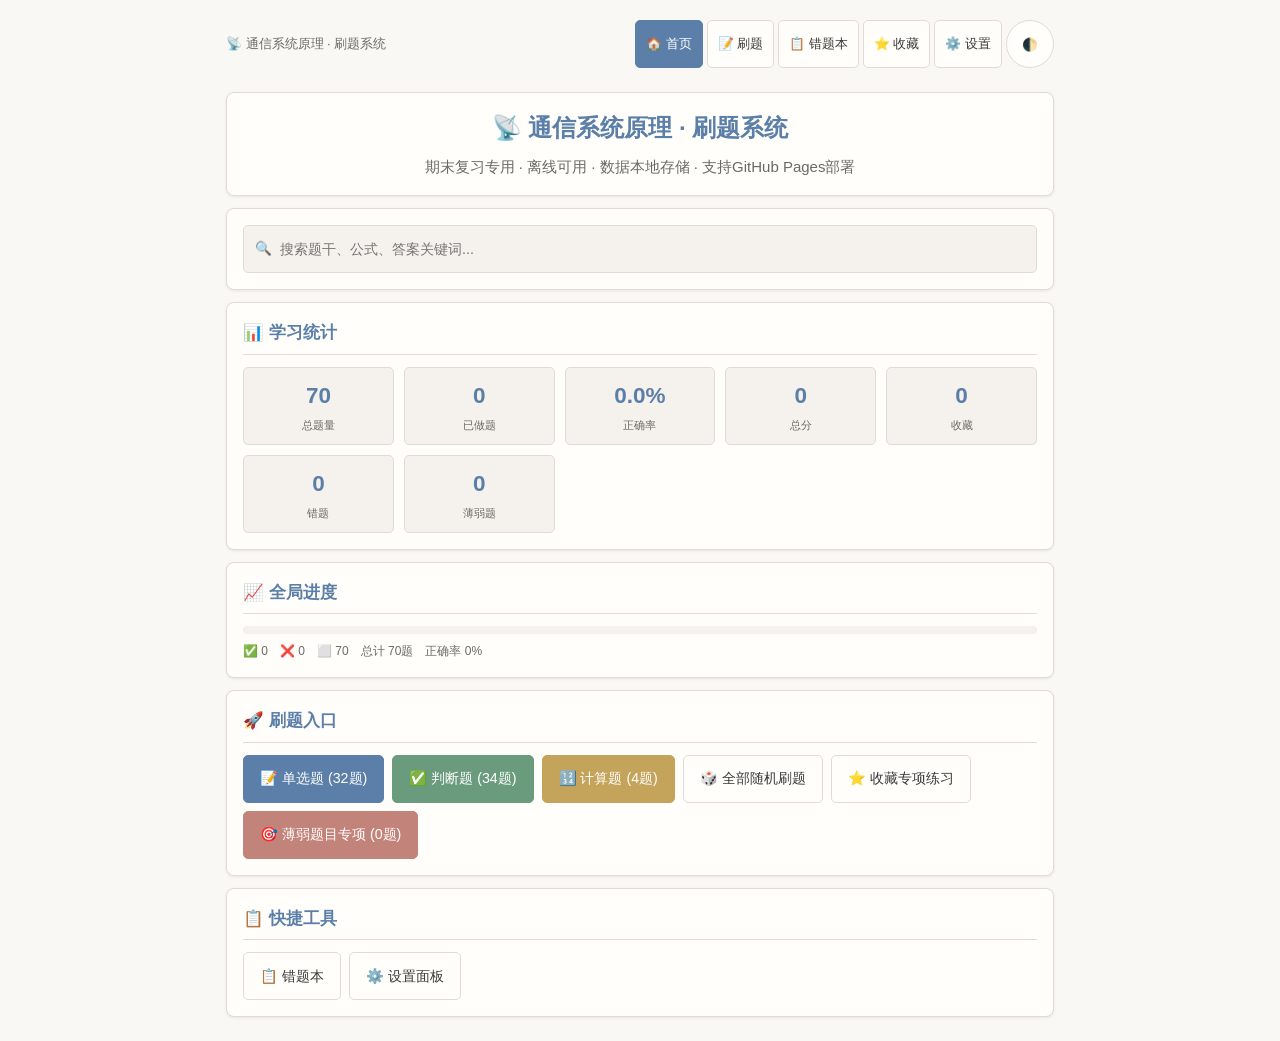
<file: index.html>
<!DOCTYPE html>
<html lang="zh-CN">
<head>
  <meta charset="UTF-8">
  <meta name="viewport" content="width=device-width, initial-scale=1.0, user-scalable=yes">
  <title>2026通信系统原理 · 刷题系统</title>
  <link rel="stylesheet" href="css/style.css">
  <link rel="icon" href="data:image/svg+xml,<svg xmlns='http://www.w3.org/2000/svg' viewBox='0 0 32 32'><text y='24' font-size='28'>📡</text></svg>">
</head>
<body>
<div class="container">
  <!-- 导航 -->
  <nav class="nav">
    <div class="breadcrumb">📡 通信系统原理 · 刷题系统</div>
    <div class="nav-links">
      <a href="index.html" class="btn btn-sm btn-primary">🏠 首页</a>
      <a href="exam.html" class="btn btn-sm">📝 刷题</a>
      <a href="wrong.html" class="btn btn-sm">📋 错题本</a>
      <a href="collect.html" class="btn btn-sm">⭐ 收藏</a>
      <a href="setting.html" class="btn btn-sm">⚙️ 设置</a>
      <button class="btn btn-sm btn-icon" id="themeToggle" title="切换深浅主题" onclick="toggleTheme()">🌓</button>
    </div>
  </nav>
  <!-- 标题 -->
  <div class="card" style="text-align:center;margin-top:16px;">
    <h1 style="font-size:1.6em;color:var(--primary);">📡 通信系统原理 · 刷题系统</h1>
    <p style="color:var(--text-secondary);margin-top:8px;">期末复习专用 · 离线可用 · 数据本地存储 · 支持GitHub Pages部署</p>
  </div>
  <!-- 搜索 -->
  <div class="card">
    <div class="search-box">
      <input type="search" id="globalSearch" placeholder="搜索题干、公式、答案关键词..." oninput="doSearch()">
    </div>
  </div>
  <!-- 统计看板 -->
  <div class="card">
    <div class="card-header"><span class="card-title">📊 学习统计</span></div>
    <div class="stats-grid" id="statsGrid">
      <div class="stat-item"><div class="stat-value" id="statTotal">0</div><div class="stat-label">总题量</div></div>
      <div class="stat-item"><div class="stat-value" id="statDone">0</div><div class="stat-label">已做题</div></div>
      <div class="stat-item"><div class="stat-value" id="statRate">0%</div><div class="stat-label">正确率</div></div>
      <div class="stat-item"><div class="stat-value" id="statScore">0</div><div class="stat-label">总分</div></div>
      <div class="stat-item"><div class="stat-value" id="statCollect">0</div><div class="stat-label">收藏</div></div>
      <div class="stat-item"><div class="stat-value" id="statErrors">0</div><div class="stat-label">错题</div></div>
      <div class="stat-item"><div class="stat-value" id="statWeak">0</div><div class="stat-label">薄弱题</div></div>
    </div>
  </div>
  <!-- 全局进度条 -->
  <div class="card">
    <div class="card-header"><span class="card-title">📈 全局进度</span></div>
    <div id="globalProgress"></div>
  </div>
  <!-- 刷题入口 -->
  <div class="card">
    <div class="card-header"><span class="card-title">🚀 刷题入口</span></div>
    <div class="btn-group">
      <a href="exam.html?type=single" class="btn btn-primary">📝 单选题 (32题)</a>
      <a href="exam.html?type=judge" class="btn btn-success">✅ 判断题 (34题)</a>
      <a href="exam.html?type=calc" class="btn btn-warning" style="background:var(--warning);color:#fff;border-color:var(--warning);">🔢 计算题 (4题)</a>
      <a href="exam.html?type=all" class="btn">🎲 全部随机刷题</a>
      <a href="collect.html" class="btn">⭐ 收藏专项练习</a>
      <a href="exam.html?mode=weak" class="btn btn-danger" id="weakBtn">🎯 薄弱题目专项</a>
    </div>
  </div>
  <!-- 快捷入口 -->
  <div class="card">
    <div class="card-header"><span class="card-title">📋 快捷工具</span></div>
    <div class="btn-group">
      <a href="wrong.html" class="btn">📋 错题本</a>
      <a href="setting.html" class="btn">⚙️ 设置面板</a>
    </div>
  </div>
  <!-- 搜索结果 (默认隐藏) -->
  <div class="card" id="searchResultsCard" style="display:none;">
    <div class="card-header">
      <span class="card-title">🔍 搜索结果</span>
      <span id="searchCount" style="font-size:0.85em;color:var(--text-secondary);"></span>
    </div>
    <div id="searchResults"></div>
  </div>
</div>
<!-- 弹窗 -->
<div class="modal-overlay" style="display:none;">
  <div class="modal"><h3></h3><div class="modal-body"></div><div class="btn-group"><button class="btn btn-cancel">取消</button><button class="btn btn-confirm">确认</button></div></div>
</div>
<!-- Toast -->
<div class="toast" style="display:none;"></div>
<script src="js/storage.js"></script>
<script src="js/question.js"></script>
<script src="js/common.js"></script>
<script>
// ===== 主题切换 =====
function toggleTheme() {
  const cfg = Storage.getConfig();
  cfg.theme = cfg.theme === 'dark' ? 'light' : 'dark';
  Storage.saveConfig(cfg);
  App.applyTheme(cfg.theme);
  document.getElementById('themeToggle').textContent = cfg.theme === 'dark' ? '☀️' : '🌓';
}
// ===== 初始化统计 =====
function updateStats() {
  const stats = App.getStats();
  document.getElementById('statTotal').textContent = stats.total;
  document.getElementById('statDone').textContent = stats.done;
  document.getElementById('statRate').textContent = stats.correctRate + '%';
  document.getElementById('statScore').textContent = stats.score;
  document.getElementById('statCollect').textContent = stats.collectCount;
  document.getElementById('statErrors').textContent = stats.errorCount;
  document.getElementById('statWeak').textContent = stats.weakCount;
  // 薄弱题数量
  const weakBtn = document.getElementById('weakBtn');
  weakBtn.textContent = `🎯 薄弱题目专项 (${stats.weakCount}题)`;
  if (stats.weakCount === 0) weakBtn.classList.add('btn');
  // 全局进度
  const records = Storage.getRecords();
  const answered = {};
  App.getQuestions().forEach(q => {
    const r = records[q.id];
    if (r && (r.correct > 0 || r.wrong > 0)) {
      answered[q.id] = r.correct > r.wrong;
    }
  });
  App.renderProgress(document.getElementById('globalProgress'), answered);
}
// ===== 全局搜索 =====
function doSearch() {
  const query = document.getElementById('globalSearch').value;
  const card = document.getElementById('searchResultsCard');
  const results = document.getElementById('searchResults');
  const count = document.getElementById('searchCount');
  if (!query || query.trim().length < 1) {
    card.style.display = 'none';
    return;
  }
  card.style.display = '';
  const filtered = App.searchQuestions(query, App.validQuestions());
  count.textContent = `找到 ${filtered.length} 题`;
  if (filtered.length === 0) {
    results.innerHTML = '<p style="color:var(--text-secondary);padding:16px;">未找到匹配题目，请尝试其他关键词</p>';
    return;
  }
  results.innerHTML = filtered.slice(0, 20).map(q => {
    const badgeClass = q.type === 'single' ? 'badge-single' : q.type === 'judge' ? 'badge-judge' : 'badge-calc';
    const typeLabel = q.type === 'single' ? '单选' : q.type === 'judge' ? '判断' : '计算';
    const records = Storage.getRecords();
    const r = records[q.id];
    const status = r ? (r.correct > r.wrong ? '✅' : r.wrong > r.correct ? '❌' : '⬜') : '⬜';
    return `<div class="card" style="padding:10px;">
      <div style="display:flex;justify-content:space-between;align-items:center;flex-wrap:wrap;gap:8px;">
        <span><span class="badge ${badgeClass}">${typeLabel}</span> <strong>#${q.id}</strong> ${status} ${q.question.substring(0, 60)}...</span>
        <span style="font-size:0.8em;color:var(--text-secondary);">${q.chapter}</span>
      </div>
    </div>`;
  }).join('');
  if (filtered.length > 20) {
    results.innerHTML += `<p style="text-align:center;color:var(--text-secondary);padding:8px;">...还有 ${filtered.length - 20} 题，请使用更精确的关键词</p>`;
  }
}
// ===== 页面初始化 =====
document.addEventListener('DOMContentLoaded', () => {
  const cfg = Storage.getConfig();
  document.getElementById('themeToggle').textContent = cfg.theme === 'dark' ? '☀️' : '🌓';
  updateStats();
});
</script>
</body>
</html>
</file>
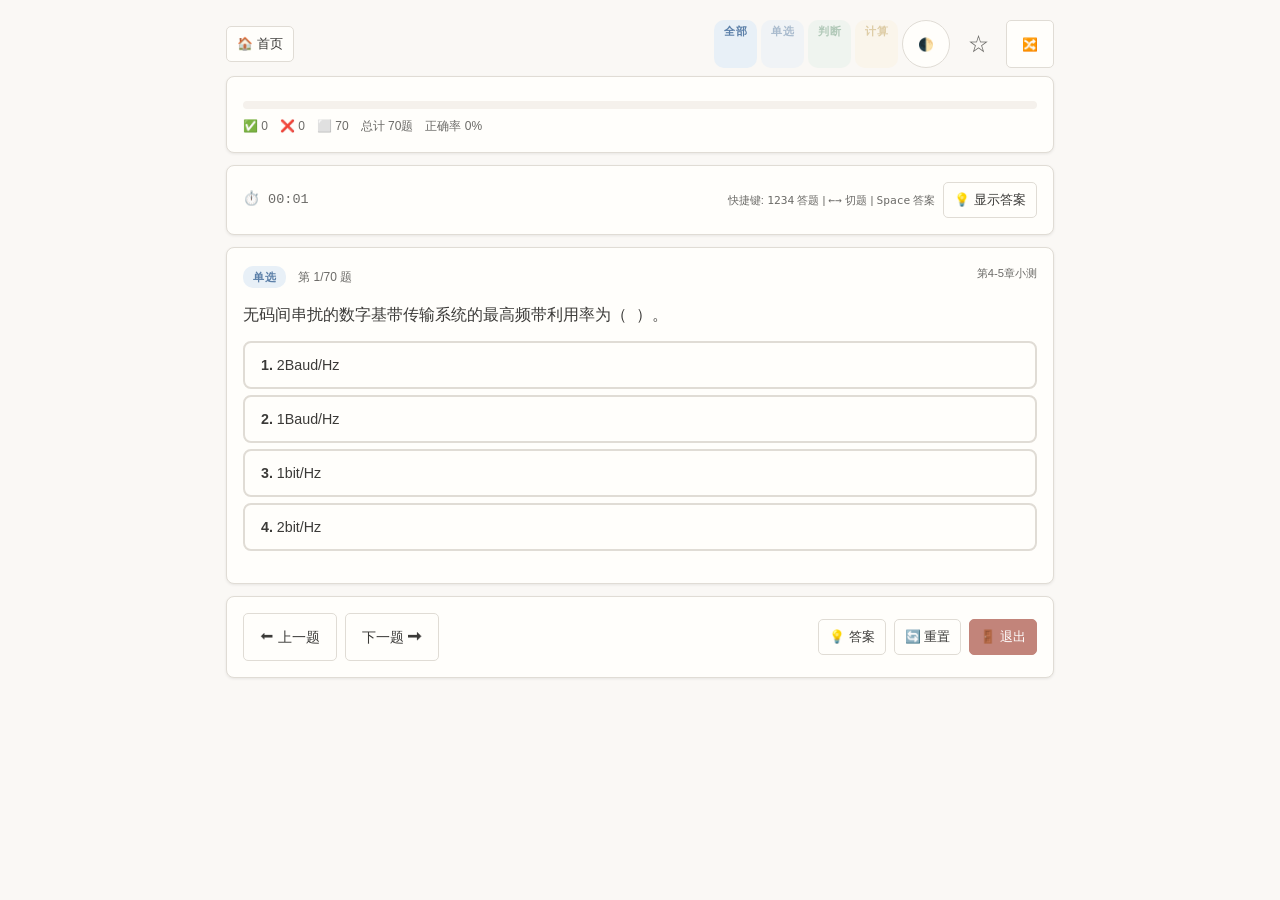
<file: exam.html>
<!DOCTYPE html>
<html lang="zh-CN">
<head>
  <meta charset="UTF-8">
  <meta name="viewport" content="width=device-width, initial-scale=1.0, user-scalable=yes">
  <title>刷题 · 通信系统原理</title>
  <link rel="stylesheet" href="css/style.css">
  <link rel="icon" href="data:image/svg+xml,<svg xmlns='http://www.w3.org/2000/svg' viewBox='0 0 32 32'><text y='24' font-size='28'>📝</text></svg>">
</head>
<body>
<div class="container">
  <!-- 导航 -->
  <nav class="nav">
    <a href="index.html" class="btn btn-sm">🏠 首页</a>
    <div class="nav-links">
      <span class="badge badge-single" id="filterAll" style="cursor:pointer;" data-type="all">全部</span>
      <span class="badge badge-single" id="filterSingle" style="cursor:pointer;" data-type="single">单选</span>
      <span class="badge badge-judge" id="filterJudge" style="cursor:pointer;" data-type="judge">判断</span>
      <span class="badge badge-calc" id="filterCalc" style="cursor:pointer;" data-type="calc">计算</span>
      <button class="btn btn-sm btn-icon" onclick="toggleTheme()" title="切换主题">🌓</button>
      <button class="star-btn" id="starBtn" onclick="toggleStar()">☆</button>
      <button class="btn btn-sm" id="shuffleBtn" onclick="toggleShuffle()" title="随机刷题">🔀</button>
    </div>
  </nav>
  <!-- 进度条 -->
  <div class="card" id="progressCard">
    <div id="examProgress"></div>
  </div>
  <!-- 计时与搜索 -->
  <div class="card" style="display:flex;justify-content:space-between;align-items:center;flex-wrap:wrap;gap:8px;">
    <div class="timer" id="timerDisplay">⏱️ 00:00</div>
    <div style="display:flex;align-items:center;gap:8px;">
      <span id="shortcutHint" style="font-size:0.75em;color:var(--text-secondary);"></span>
      <button class="btn btn-sm" onclick="toggleAnswer()">💡 显示答案</button>
    </div>
  </div>
  <!-- 题目卡片 -->
  <div class="card" id="questionCard">
    <div style="display:flex;justify-content:space-between;align-items:flex-start;margin-bottom:12px;flex-wrap:wrap;gap:4px;">
      <div>
        <span class="badge" id="qBadge">单选</span>
        <span style="font-size:0.8em;color:var(--text-secondary);margin-left:8px;" id="qNumber">第 1/69 题</span>
      </div>
      <span style="font-size:0.75em;color:var(--text-secondary);" id="qChapter"></span>
    </div>
    <div class="card-body">
      <div id="qQuestion" style="font-size:1.05em;margin-bottom:12px;font-family:var(--formula-family);"></div>
      <div id="qImage"></div>
      <div id="qOptions"></div>
      <div id="qCalcInput" style="display:none;"></div>
      <div id="qAnswer" style="display:none;margin-top:12px;padding:10px;background:var(--primary-light);border-radius:var(--radius-sm);border:1px solid var(--primary);"></div>
      <div id="qExplanation" style="display:none;margin-top:8px;padding:10px;background:var(--bg-input);border-radius:var(--radius-sm);font-size:0.85em;color:var(--text-secondary);"></div>
      <div id="qHistory" style="margin-top:12px;">
        <button class="btn btn-sm" id="historyToggle" onclick="toggleHistory()" style="display:none;">📜 查看作答历史</button>
        <div class="collapsible-content" id="historyContent"></div>
      </div>
    </div>
  </div>
  <!-- 底部操作 -->
  <div class="card" style="display:flex;justify-content:space-between;align-items:center;flex-wrap:wrap;gap:8px;">
    <div class="btn-group">
      <button class="btn" onclick="prevQuestion()">⬅ 上一题</button>
      <button class="btn" onclick="nextQuestion()">下一题 ➡</button>
    </div>
    <div class="btn-group">
      <button class="btn btn-sm" onclick="toggleAnswer()">💡 答案</button>
      <button class="btn btn-sm" onclick="resetSession()">🔄 重置</button>
      <button class="btn btn-sm btn-danger" onclick="exitQuiz()">🚪 退出</button>
    </div>
  </div>
</div>
<script src="js/storage.js"></script>
<script src="js/question.js"></script>
<script src="js/common.js"></script>
<script>
// ===== 全局状态 =====
let allQuestions = [];       // 所有题目（按筛选后的池子）
let questions = [];           // 当前展示顺序（可能随机打乱后）
let currentIndex = 0;
let answered = {};            // { qid: true/false } true=correct, false=wrong
let showAnswer = false;
let isRandom = true;
let currentFilter = 'all';
let currentQuestion = null;
// 缓存每题的打乱选项映射：{ qid: { options, map, newAnswer } }
let shuffledCache = {};
// ===== 初始化 =====
function initExam(keepFilter) {
  const params = new URLSearchParams(window.location.search);
  const typeParam = params.get('type');
  const modeParam = params.get('mode');
  // 筛选题目池
  if (modeParam === 'weak') {
    const threshold = Storage.getConfig().weakThreshold;
    allQuestions = App.getWeakQuestions(threshold);
    if (allQuestions.length === 0) {
      App.showToast('暂无薄弱题目，请先刷题积累数据', 'error');
      allQuestions = App.validQuestions();
    }
  } else if (modeParam === 'collect') {
    const collected = Storage.getCollect();
    const allQ = App.validQuestions();
    allQuestions = allQ.filter(q => collected.hasOwnProperty(q.id));
    if (allQuestions.length === 0) {
      App.showToast('暂无收藏题目，请先去收藏题目', 'error');
      allQuestions = allQ;
    }
  } else {
    allQuestions = App.validQuestions();
  }
  // 题型筛选
  if (!keepFilter) {
    currentFilter = typeParam || 'all';
  }
  if (currentFilter && currentFilter !== 'all') {
    questions = App.filterByType(allQuestions, currentFilter);
  } else {
    questions = [...allQuestions];
  }
  // 随机打乱
  if (isRandom) {
    questions = App.shuffle(questions);
  }
  currentIndex = 0;
  answered = {};
  shuffledCache = {};
  showAnswer = false;
  updateBadges();
  renderQuestion();
  updateProgress();
}
function updateBadges() {
  const types = ['all', 'single', 'judge', 'calc'];
  types.forEach((t) => {
    const el = document.getElementById('filter' + t.charAt(0).toUpperCase() + t.slice(1));
    if (el) {
      el.style.opacity = currentFilter === t ? '1' : '0.5';
      el.onclick = () => { currentFilter = t; initExam(true); };
    }
  });
}
function toggleTheme() {
  const cfg = Storage.getConfig();
  cfg.theme = cfg.theme === 'dark' ? 'light' : 'dark';
  Storage.saveConfig(cfg);
  App.applyTheme(cfg.theme);
}
function toggleShuffle() {
  isRandom = !isRandom;
  document.getElementById('shuffleBtn').style.background = isRandom ? 'var(--primary-light)' : '';
  initExam(true);
}
function toggleStar() {
  if (!currentQuestion) return;
  const collected = Storage.toggleCollect(currentQuestion.id);
  updateStarBtn(collected);
}
function updateStarBtn(collected) {
  const btn = document.getElementById('starBtn');
  btn.textContent = collected ? '★' : '☆';
  btn.classList.toggle('active', collected);
}
// ===== 获取防抖延迟 =====
function getDebounceDelay() {
  const cfg = Storage.getConfig();
  return cfg.autoNextDelay ?? 300;
}
// ===== 渲染题目 =====
function renderQuestion() {
  if (!questions.length) {
    document.getElementById('qQuestion').textContent = '暂无题目';
    return;
  }
  if (currentIndex >= questions.length) currentIndex = 0;
  if (currentIndex < 0) currentIndex = questions.length - 1;
  currentQuestion = questions[currentIndex];
  const q = currentQuestion;
  // 更新题号
  document.getElementById('qNumber').textContent = `第 ${currentIndex + 1}/${questions.length} 题`;
  // 徽章
  const badgeEl = document.getElementById('qBadge');
  const typeLabels = { single: '单选', judge: '判断', calc: '计算' };
  const typeClasses = { single: 'badge-single', judge: 'badge-judge', calc: 'badge-calc' };
  badgeEl.textContent = typeLabels[q.type] || q.type;
  badgeEl.className = 'badge ' + (typeClasses[q.type] || '');
  // 章节
  document.getElementById('qChapter').textContent = q.chapter || '';
  // 题干
  document.getElementById('qQuestion').innerHTML = q.question;
  // 配图
  document.getElementById('qImage').innerHTML = App.renderImage(q.image);
  // 选项/判断/计算
  const optsDiv = document.getElementById('qOptions');
  const calcDiv = document.getElementById('qCalcInput');
  optsDiv.innerHTML = '';
  calcDiv.style.display = 'none';
  optsDiv.style.display = '';
  const ansDiv = document.getElementById('qAnswer');
  ansDiv.style.display = showAnswer ? '' : 'none';
  const explDiv = document.getElementById('qExplanation');
  explDiv.style.display = showAnswer && q.explanation ? '' : 'none';
  if (showAnswer) {
    updateAnswerDisplay();
  }
  // 历史记录
  updateHistory();
  // 收藏状态
  updateStarBtn(Storage.isCollected(q.id));
  // 渲染答题区域
  const isAnswered = answered[q.id] !== undefined;
  if (q.type === 'single') renderSingleOptions(isAnswered);
  else if (q.type === 'judge') renderJudgeButtons(isAnswered);
  else if (q.type === 'calc') renderCalcInput(isAnswered);
  // 快捷键提示
  updateShortcutHint();
  // 启动计时
  const cfg = Storage.getConfig();
  if (cfg.timerEnabled) {
    App.startTimer(q.id, (elapsed) => {
      document.getElementById('timerDisplay').textContent = '⏱️ ' + App.formatTime(elapsed);
      if (cfg.timeoutWarn && elapsed >= cfg.timePerQuestion) {
        document.getElementById('timerDisplay').className = 'timer timer-overtime';
        if (cfg.soundTimeout) App.playSound('timeout');
        if (cfg.timeoutMarkError && answered[q.id] === undefined) {
          App.showToast('⏰ 答题超时！', 'error');
        }
      }
    });
  }
  // 设置快捷键
  App.enableShortcuts(handleShortcut);
}
function updateAnswerDisplay() {
  const q = currentQuestion;
  if (!q) return;
  const ansDiv = document.getElementById('qAnswer');
  const explDiv = document.getElementById('qExplanation');
  if (q.type === 'calc') {
    ansDiv.innerHTML = '<strong>参考答案：</strong>' + q.answer.replace(/\n/g, '<br>');
  } else if (q.type === 'judge') {
    ansDiv.innerHTML = '<strong>参考答案：</strong>' + (q.answer === 'A' ? '对 ✓' : '错 ✗');
  } else {
    // 单选题使用打乱后的映射答案字母（与展示的选项字母对应）
    const shuffled = getShuffledOptions(q);
    const displayAns = shuffled.newAnswer || q.answer;
    ansDiv.innerHTML = '<strong>参考答案：</strong>' + displayAns;
  }
  if (q.explanation) explDiv.innerHTML = '<strong>解析：</strong>' + q.explanation;
  ansDiv.style.display = '';
  explDiv.style.display = q.explanation ? '' : 'none';
}
function updateShortcutHint() {
  const q = currentQuestion;
  if (!q) return;
  let hint = '快捷键: ';
  if (q.type === 'single') hint += '<kbd>1</kbd><kbd>2</kbd><kbd>3</kbd><kbd>4</kbd> 答题';
  else if (q.type === 'judge') hint += '<kbd>Z</kbd>=对 <kbd>X</kbd>=错';
  else if (q.type === 'calc') hint += '<kbd>Enter</kbd> 提交';
  hint += ' | <kbd>←</kbd><kbd>→</kbd> 切题 | <kbd>Space</kbd> 答案';
  document.getElementById('shortcutHint').innerHTML = hint;
}
// ===== 获取/缓存打乱选项 =====
function getShuffledOptions(q) {
  if (!shuffledCache[q.id]) {
    shuffledCache[q.id] = App.shuffleOptions(q);
  }
  return shuffledCache[q.id];
}
function renderSingleOptions(isAnswered) {
  const q = currentQuestion;
  const optsDiv = document.getElementById('qOptions');
  const shuffleResult = getShuffledOptions(q);
  const options = shuffleResult.options;
  const newAnswer = shuffleResult.newAnswer;
  optsDiv.innerHTML = options.map((opt, i) => {
    let cls = 'option-btn';
    if (isAnswered) {
      const correct = answered[q.id];
      if (opt.key === newAnswer) cls += ' correct';
      if (!correct && opt.key === getUserSelectedKey(q.id)) cls += ' wrong';
    }
    const disabled = isAnswered ? 'disabled' : '';
    return `<button class="${cls}" ${disabled} onclick="submitSingle('${opt.key}')">
      <strong>${i + 1}.</strong> ${opt.text}
    </button>`;
  }).join('');
}
// 存储用户选择的展示key
let userSelectedKeys = {}; // { qid: displayedKey }
function getUserSelectedKey(qid) {
  return userSelectedKeys[qid];
}
function renderJudgeButtons(isAnswered) {
  const q = currentQuestion;
  const optsDiv = document.getElementById('qOptions');
  const correctAns = q.answer;
  let clsA = 'judge-btn';
  let clsB = 'judge-btn';
  if (isAnswered) {
    const correct = answered[q.id];
    clsA += correctAns === 'A' ? ' correct' : (correct === false && userSelectedKeys[q.id] === 'A' ? ' wrong' : '');
    clsB += correctAns === 'B' ? ' correct' : (correct === false && userSelectedKeys[q.id] === 'B' ? ' wrong' : '');
  }
  const disabled = isAnswered ? 'disabled' : '';
  optsDiv.innerHTML = `
    <div class="btn-group" style="justify-content:center;padding:16px 0;">
      <button class="${clsA}" ${disabled} onclick="submitJudge('A')" style="background:var(--success);color:#fff;border-color:var(--success);">✅ 对 (Z)</button>
      <button class="${clsB}" ${disabled} onclick="submitJudge('B')" style="background:var(--danger);color:#fff;border-color:var(--danger);">❌ 错 (X)</button>
    </div>`;
}
function renderCalcInput(isAnswered) {
  const q = currentQuestion;
  const optsDiv = document.getElementById('qOptions');
  const calcDiv = document.getElementById('qCalcInput');
  optsDiv.style.display = 'none';
  calcDiv.style.display = '';
  const disabled = isAnswered ? 'disabled' : '';
  const savedVal = sessionStorage.getItem('calc_input_' + q.id) || '';
  calcDiv.innerHTML = `
    <textarea class="calc-input" id="calcAnswerInput" ${disabled} placeholder="请输入你的答案（公式、文字描述均可，支持模糊匹配）...">${isAnswered ? savedVal : ''}</textarea>
    <br>
    <button class="btn btn-primary" ${disabled} onclick="submitCalc()" style="margin-top:8px;">📝 提交答案 (Enter)</button>
  `;
  if (!disabled) {
    setTimeout(() => {
      const input = document.getElementById('calcAnswerInput');
      if (input) {
        input.value = savedVal;
        input.focus();
      }
    }, 100);
  }
}
// ===== 答案提交 =====
function submitSingle(displayedKey) {
  if (!currentQuestion || answered[currentQuestion.id] !== undefined) return;
  App.cancelDebounce();
  const shuffleResult = getShuffledOptions(currentQuestion);
  // 将展示key映射回原始key
  const originalKey = shuffleResult.map ? Object.keys(shuffleResult.map).find(k => shuffleResult.map[k] === displayedKey) : displayedKey;
  const correct = App.checkAnswer({ ...currentQuestion, answer: shuffleResult.newAnswer || currentQuestion.answer }, displayedKey);
  answered[currentQuestion.id] = correct;
  userSelectedKeys[currentQuestion.id] = displayedKey;
  const duration = App.stopTimer();
  Storage.addRecord(currentQuestion.id, { correct, duration });
  if (!correct) Storage.addError(currentQuestion.id);
  updateProgress();
  renderSingleOptions(true);
  // 答后自动显示答案
  showAnswer = true;
  updateAnswerDisplay();
  showResultFeedback(correct, duration);
  if (correct) {
    App.debounceNext(() => nextQuestion(), getDebounceDelay());
  }
}
function submitJudge(key) {
  if (!currentQuestion || answered[currentQuestion.id] !== undefined) return;
  App.cancelDebounce();
  const correct = App.checkAnswer(currentQuestion, key);
  answered[currentQuestion.id] = correct;
  userSelectedKeys[currentQuestion.id] = key;
  const duration = App.stopTimer();
  Storage.addRecord(currentQuestion.id, { correct, duration });
  if (!correct) Storage.addError(currentQuestion.id);
  updateProgress();
  renderJudgeButtons(true);
  showAnswer = true;
  updateAnswerDisplay();
  showResultFeedback(correct, duration);
  if (correct) {
    App.debounceNext(() => nextQuestion(), getDebounceDelay());
  }
}
function submitCalc() {
  if (!currentQuestion || answered[currentQuestion.id] !== undefined) return;
  const input = document.getElementById('calcAnswerInput');
  if (!input || !input.value.trim()) {
    App.showToast('请输入答案', 'error');
    return;
  }
  App.cancelDebounce();
  const userAns = input.value.trim();
  sessionStorage.setItem('calc_input_' + currentQuestion.id, userAns);
  const correct = App.checkAnswer(currentQuestion, userAns);
  answered[currentQuestion.id] = correct;
  const duration = App.stopTimer();
  Storage.addRecord(currentQuestion.id, { correct, duration });
  if (!correct) Storage.addError(currentQuestion.id);
  updateProgress();
  renderCalcInput(true);
  // 答后自动显示答案
  showAnswer = true;
  updateAnswerDisplay();
  showResultFeedback(correct, duration);
  if (correct) {
    App.debounceNext(() => nextQuestion(), getDebounceDelay());
  }
}
function showResultFeedback(correct, duration) {
  if (correct) {
    App.playSound('correct');
    App.showToast(`✅ 回答正确！用时 ${duration}s`, 'success');
  } else {
    App.playSound('wrong');
    App.showToast(`❌ 回答错误，用时 ${duration}s`, 'error');
  }
}
// ===== 快捷键处理 =====
function handleShortcut(e) {
  if (!currentQuestion) return;
  const key = e.key;
  if (currentQuestion.type === 'single') {
    if (['1', '2', '3', '4'].includes(key)) {
      e.preventDefault();
      const opts = document.querySelectorAll('#qOptions .option-btn');
      const idx = parseInt(key) - 1;
      if (opts[idx] && !opts[idx].disabled) opts[idx].click();
    }
  } else if (currentQuestion.type === 'judge') {
    if (key === 'z' || key === 'Z') { e.preventDefault(); const btn = document.querySelector('#qOptions .judge-btn:first-child'); if (btn && !btn.disabled) btn.click(); }
    if (key === 'x' || key === 'X') { e.preventDefault(); const btn = document.querySelector('#qOptions .judge-btn:last-child'); if (btn && !btn.disabled) btn.click(); }
  } else if (currentQuestion.type === 'calc') {
    if (key === 'Enter' && document.activeElement === document.getElementById('calcAnswerInput')) {
      e.preventDefault();
      submitCalc();
    }
  }
  if (key === ' ') { e.preventDefault(); toggleAnswer(); }
  if (key === 'ArrowLeft') { e.preventDefault(); prevQuestion(); }
  if (key === 'ArrowRight') { e.preventDefault(); nextQuestion(); }
}
// ===== 题目导航 =====
function prevQuestion() {
  App.cancelDebounce();
  App.stopTimer();
  if (currentIndex > 0) currentIndex--; else currentIndex = questions.length - 1;
  showAnswer = answered[questions[currentIndex]?.id] !== undefined;
  renderQuestion();
}
function nextQuestion() {
  App.cancelDebounce();
  App.stopTimer();
  if (currentIndex < questions.length - 1) currentIndex++; else currentIndex = 0;
  showAnswer = answered[questions[currentIndex]?.id] !== undefined;
  renderQuestion();
}
function toggleAnswer() {
  showAnswer = !showAnswer;
  const ansDiv = document.getElementById('qAnswer');
  const explDiv = document.getElementById('qExplanation');
  if (showAnswer) {
    updateAnswerDisplay();
  } else {
    ansDiv.style.display = 'none';
    explDiv.style.display = 'none';
  }
}
// ===== 进度 =====
function updateProgress() {
  App.renderProgress(document.getElementById('examProgress'), answered);
}
// ===== 历史记录 =====
function updateHistory() {
  if (!currentQuestion) return;
  const records = Storage.getRecords();
  const r = records[currentQuestion.id];
  const btn = document.getElementById('historyToggle');
  if (r && r.history && r.history.length > 0) {
    btn.style.display = '';
    btn.textContent = `📜 作答记录 (对${r.correct}/错${r.wrong}，共${r.history.length}次)`;
    const content = document.getElementById('historyContent');
    content.innerHTML = r.history.slice(-10).reverse().map(h => {
      const d = new Date(h.time);
      const dateStr = d.toLocaleDateString() + ' ' + d.toLocaleTimeString();
      return `<div class="history-item">
        <span>${dateStr}</span>
        <span>${h.correct ? '✅' : '❌'} · ${h.duration}s</span>
      </div>`;
    }).join('');
  } else {
    btn.style.display = 'none';
  }
}
function toggleHistory() {
  const content = document.getElementById('historyContent');
  content.classList.toggle('open');
}
// ===== 重置与会话管理 =====
function resetSession() {
  App.showModal('重置本次练习', '确定要清空本次刷题痕迹吗？答题记录不会被删除。', () => {
    answered = {};
    userSelectedKeys = {};
    shuffledCache = {};
    showAnswer = false;
    currentIndex = 0;
    App.resetTimer();
    updateProgress();
    renderQuestion();
    App.showToast('✅ 已重置本次练习', 'success');
  }, '确认重置');
}
function exitQuiz() {
  const cfg = Storage.getConfig();
  if (cfg.exitBehavior === 'clear') {
    answered = {};
    App.stopTimer();
    window.location.href = 'index.html';
  } else if (cfg.exitBehavior === 'keep') {
    window.location.href = 'index.html';
  } else {
    App.showModal('退出刷题', '退出前是否需要保留本次练习痕迹？', () => {
      answered = {};
      App.stopTimer();
      window.location.href = 'index.html';
    }, '清空并退出', true);
    setTimeout(() => {
      const overlay = document.querySelector('.modal-overlay');
      if (overlay && overlay.classList.contains('active')) {
        const cancelBtn = overlay.querySelector('.btn-cancel');
        if (cancelBtn) {
          cancelBtn.textContent = '保留痕迹';
          cancelBtn.onclick = () => {
            overlay.classList.remove('active');
            window.location.href = 'index.html';
          };
        }
      }
    }, 50);
  }
}
// ===== 初始化 =====
document.addEventListener('DOMContentLoaded', () => initExam(false));
</script>
</body>
</html>
</file>
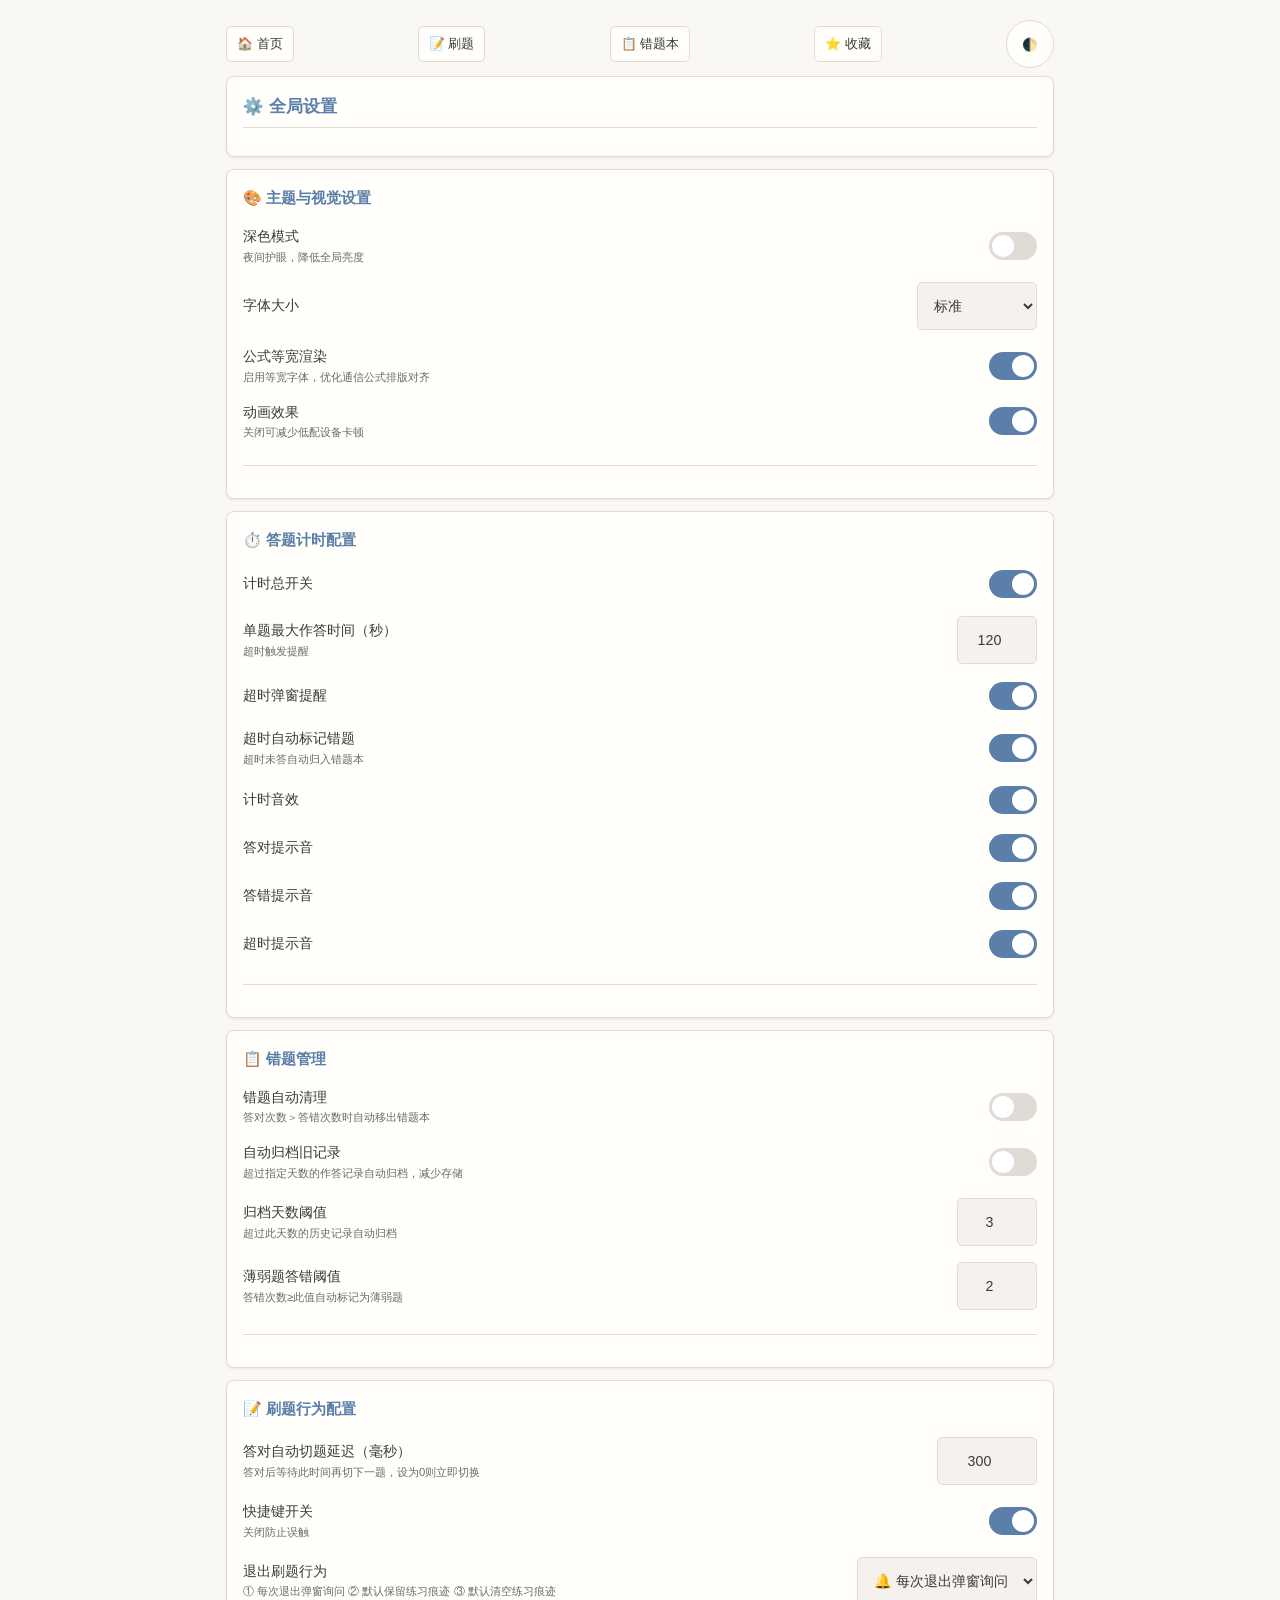
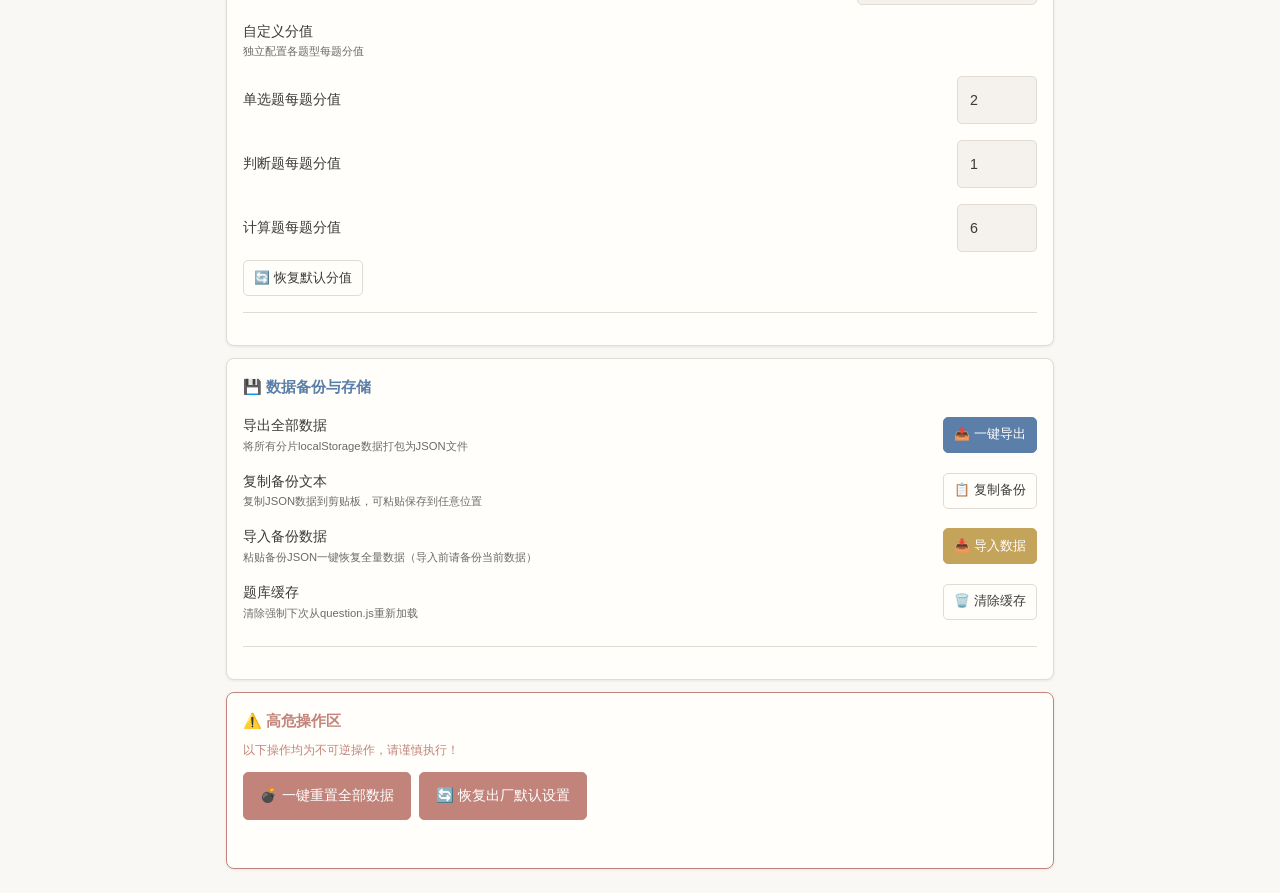
<file: setting.html>
<!DOCTYPE html>
<html lang="zh-CN">
<head>
  <meta charset="UTF-8">
  <meta name="viewport" content="width=device-width, initial-scale=1.0, user-scalable=yes">
  <title>设置 · 通信系统原理</title>
  <link rel="stylesheet" href="css/style.css">
  <link rel="icon" href="data:image/svg+xml,<svg xmlns='http://www.w3.org/2000/svg' viewBox='0 0 32 32'><text y='24' font-size='28'>⚙️</text></svg>">
</head>
<body>
<div class="container">
  <nav class="nav">
    <a href="index.html" class="btn btn-sm">🏠 首页</a>
    <a href="exam.html" class="btn btn-sm">📝 刷题</a>
    <a href="wrong.html" class="btn btn-sm">📋 错题本</a>
    <a href="collect.html" class="btn btn-sm">⭐ 收藏</a>
    <div class="nav-links">
      <button class="btn btn-sm btn-icon" onclick="toggleTheme()">🌓</button>
    </div>
  </nav>
  <div class="card">
    <div class="card-header"><span class="card-title">⚙️ 全局设置</span></div>
  </div>
  <!-- 1. 主题与视觉 -->
  <div class="card">
    <div class="setting-group">
      <h3>🎨 主题与视觉设置</h3>
      <div class="setting-row">
        <div><div class="setting-label">深色模式</div><div class="setting-desc">夜间护眼，降低全局亮度</div></div>
        <label class="toggle"><input type="checkbox" id="cfgTheme" onchange="updateSetting('theme', this.checked?'dark':'light')"><span class="slider"></span></label>
      </div>
      <div class="setting-row">
        <div><div class="setting-label">字体大小</div></div>
        <select id="cfgFontSize" onchange="updateSetting('fontSize', this.value)" style="min-height:48px;">
          <option value="standard">标准</option>
          <option value="large">放大</option>
          <option value="xlarge">超大</option>
        </select>
      </div>
      <div class="setting-row">
        <div><div class="setting-label">公式等宽渲染</div><div class="setting-desc">启用等宽字体，优化通信公式排版对齐</div></div>
        <label class="toggle"><input type="checkbox" id="cfgFormulaMono" onchange="updateSetting('formulaMono', this.checked)"><span class="slider"></span></label>
      </div>
      <div class="setting-row">
        <div><div class="setting-label">动画效果</div><div class="setting-desc">关闭可减少低配设备卡顿</div></div>
        <label class="toggle"><input type="checkbox" id="cfgAnimation" onchange="updateSetting('animation', this.checked)"><span class="slider"></span></label>
      </div>
    </div>
  </div>
  <!-- 2. 答题计时 -->
  <div class="card">
    <div class="setting-group">
      <h3>⏱️ 答题计时配置</h3>
      <div class="setting-row">
        <div><div class="setting-label">计时总开关</div></div>
        <label class="toggle"><input type="checkbox" id="cfgTimerEnabled" onchange="updateSetting('timerEnabled', this.checked)"><span class="slider"></span></label>
      </div>
      <div class="setting-row">
        <div><div class="setting-label">单题最大作答时间（秒）</div><div class="setting-desc">超时触发提醒</div></div>
        <input type="number" id="cfgTimePerQuestion" value="120" min="10" max="600" onchange="updateSetting('timePerQuestion', parseInt(this.value))" style="width:80px;text-align:center;min-height:48px;">
      </div>
      <div class="setting-row">
        <div><div class="setting-label">超时弹窗提醒</div></div>
        <label class="toggle"><input type="checkbox" id="cfgTimeoutWarn" onchange="updateSetting('timeoutWarn', this.checked)"><span class="slider"></span></label>
      </div>
      <div class="setting-row">
        <div><div class="setting-label">超时自动标记错题</div><div class="setting-desc">超时未答自动归入错题本</div></div>
        <label class="toggle"><input type="checkbox" id="cfgTimeoutMarkError" onchange="updateSetting('timeoutMarkError', this.checked)"><span class="slider"></span></label>
      </div>
      <div class="setting-row">
        <div><div class="setting-label">计时音效</div></div>
        <label class="toggle"><input type="checkbox" id="cfgTimerSound" onchange="updateSetting('timerSound', this.checked)"><span class="slider"></span></label>
      </div>
      <div class="setting-row">
        <div><div class="setting-label">答对提示音</div></div>
        <label class="toggle"><input type="checkbox" id="cfgSoundCorrect" onchange="updateSetting('soundCorrect', this.checked)"><span class="slider"></span></label>
      </div>
      <div class="setting-row">
        <div><div class="setting-label">答错提示音</div></div>
        <label class="toggle"><input type="checkbox" id="cfgSoundWrong" onchange="updateSetting('soundWrong', this.checked)"><span class="slider"></span></label>
      </div>
      <div class="setting-row">
        <div><div class="setting-label">超时提示音</div></div>
        <label class="toggle"><input type="checkbox" id="cfgSoundTimeout" onchange="updateSetting('soundTimeout', this.checked)"><span class="slider"></span></label>
      </div>
    </div>
  </div>
  <!-- 3. 错题 -->
  <div class="card">
    <div class="setting-group">
      <h3>📋 错题管理</h3>
      <div class="setting-row">
        <div><div class="setting-label">错题自动清理</div><div class="setting-desc">答对次数＞答错次数时自动移出错题本</div></div>
        <label class="toggle"><input type="checkbox" id="cfgAutoCleanErrors" onchange="updateSetting('autoCleanErrors', this.checked)"><span class="slider"></span></label>
      </div>
      <div class="setting-row">
        <div><div class="setting-label">自动归档旧记录</div><div class="setting-desc">超过指定天数的作答记录自动归档，减少存储</div></div>
        <label class="toggle"><input type="checkbox" id="cfgAutoArchive" onchange="updateSetting('autoArchive', this.checked)"><span class="slider"></span></label>
      </div>
      <div class="setting-row">
        <div><div class="setting-label">归档天数阈值</div><div class="setting-desc">超过此天数的历史记录自动归档</div></div>
        <input type="number" id="cfgArchiveDays" value="3" min="1" max="90" onchange="updateSetting('archiveDays', parseInt(this.value))" style="width:80px;text-align:center;min-height:48px;">
      </div>
      <div class="setting-row">
        <div><div class="setting-label">薄弱题答错阈值</div><div class="setting-desc">答错次数≥此值自动标记为薄弱题</div></div>
        <input type="number" id="cfgWeakThreshold" value="2" min="1" max="10" onchange="updateSetting('weakThreshold', parseInt(this.value))" style="width:80px;text-align:center;min-height:48px;">
      </div>
    </div>
  </div>
  <!-- 4. 刷题行为 -->
  <div class="card">
    <div class="setting-group">
      <h3>📝 刷题行为配置</h3>
      <div class="setting-row">
        <div><div class="setting-label">答对自动切题延迟（毫秒）</div><div class="setting-desc">答对后等待此时间再切下一题，设为0则立即切换</div></div>
        <input type="number" id="cfgAutoNextDelay" value="300" min="0" max="3000" step="100" onchange="updateSetting('autoNextDelay', parseInt(this.value))" style="width:100px;text-align:center;min-height:48px;">
      </div>
      <div class="setting-row">
        <div><div class="setting-label">快捷键开关</div><div class="setting-desc">关闭防止误触</div></div>
        <label class="toggle"><input type="checkbox" id="cfgShortcutEnabled" onchange="updateSetting('shortcutEnabled', this.checked)"><span class="slider"></span></label>
      </div>
      <div class="setting-row">
        <div><div class="setting-label">退出刷题行为</div><div class="setting-desc">① 每次退出弹窗询问 ② 默认保留练习痕迹 ③ 默认清空练习痕迹</div></div>
        <select id="cfgExitBehavior" onchange="updateSetting('exitBehavior', this.value)" style="min-height:48px;">
          <option value="ask">🔔 每次退出弹窗询问</option>
          <option value="keep">💾 默认保留练习痕迹</option>
          <option value="clear">🗑️ 默认清空练习痕迹</option>
        </select>
      </div>
      <div class="setting-row">
        <div><div class="setting-label">自定义分值</div><div class="setting-desc">独立配置各题型每题分值</div></div>
      </div>
      <div class="setting-row">
        <div><div class="setting-label">单选题每题分值</div></div>
        <input type="number" id="cfgScoreSingle" value="2" min="1" max="20" onchange="updateSetting('scoreSingle', parseInt(this.value))" style="width:80px;min-height:48px;">
      </div>
      <div class="setting-row">
        <div><div class="setting-label">判断题每题分值</div></div>
        <input type="number" id="cfgScoreJudge" value="1" min="1" max="10" onchange="updateSetting('scoreJudge', parseInt(this.value))" style="width:80px;min-height:48px;">
      </div>
      <div class="setting-row">
        <div><div class="setting-label">计算题每题分值</div></div>
        <input type="number" id="cfgScoreCalc" value="6" min="1" max="30" onchange="updateSetting('scoreCalc', parseInt(this.value))" style="width:80px;min-height:48px;">
      </div>
      <button class="btn btn-sm" onclick="resetScores()">🔄 恢复默认分值</button>
    </div>
  </div>
  <!-- 5. 数据备份 -->
  <div class="card">
    <div class="setting-group">
      <h3>💾 数据备份与存储</h3>
      <div class="setting-row">
        <div><div class="setting-label">导出全部数据</div><div class="setting-desc">将所有分片localStorage数据打包为JSON文件</div></div>
        <button class="btn btn-sm btn-primary" onclick="exportData()">📤 一键导出</button>
      </div>
      <div class="setting-row">
        <div><div class="setting-label">复制备份文本</div><div class="setting-desc">复制JSON数据到剪贴板，可粘贴保存到任意位置</div></div>
        <button class="btn btn-sm" onclick="copyData()">📋 复制备份</button>
      </div>
      <div class="setting-row">
        <div><div class="setting-label">导入备份数据</div><div class="setting-desc">粘贴备份JSON一键恢复全量数据（导入前请备份当前数据）</div></div>
        <button class="btn btn-sm btn-warning" style="background:var(--warning);color:#fff;border-color:var(--warning);" onclick="showImport()">📥 导入数据</button>
      </div>
      <div class="setting-row">
        <div><div class="setting-label">题库缓存</div><div class="setting-desc">清除强制下次从question.js重新加载</div></div>
        <button class="btn btn-sm" onclick="clearCache()">🗑️ 清除缓存</button>
      </div>
    </div>
  </div>
  <!-- 6. 高危操作 -->
  <div class="card" style="border-color:var(--danger);">
    <div class="setting-group" style="border-bottom:none;">
      <h3 style="color:var(--danger);">⚠️ 高危操作区</h3>
      <p style="font-size:0.8em;color:var(--danger);margin-bottom:12px;">以下操作均为不可逆操作，请谨慎执行！</p>
      <div class="btn-group">
        <button class="btn btn-danger" onclick="resetAll()">💣 一键重置全部数据</button>
        <button class="btn btn-danger" onclick="resetConfig()">🔄 恢复出厂默认设置</button>
      </div>
    </div>
  </div>
</div>
<!-- 导入弹窗 -->
<div id="importModal" class="modal-overlay">
  <div class="modal">
    <h3>📥 导入备份数据</h3>
    <div class="modal-body">
      <p style="color:var(--danger);margin-bottom:8px;">⚠️ 此操作将覆盖当前所有数据（配置/答题记录/错题/收藏/计时），不可撤销！</p>
      <textarea id="importDataText" placeholder="请粘贴之前导出的JSON备份数据..." style="width:100%;min-height:150px;font-family:monospace;font-size:0.8em;"></textarea>
    </div>
    <div class="btn-group">
      <button class="btn" onclick="document.getElementById('importModal').classList.remove('active')">取消</button>
      <button class="btn btn-danger" onclick="doImport()">确认导入并覆盖</button>
    </div>
  </div>
</div>
<div class="toast"></div>
<script src="js/storage.js"></script>
<script src="js/question.js"></script>
<script src="js/common.js"></script>
<script>
function toggleTheme() {
  const cfg = Storage.getConfig();
  cfg.theme = cfg.theme === 'dark' ? 'light' : 'dark';
  Storage.saveConfig(cfg);
  App.applyTheme(cfg.theme);
  loadSettings();
}
function loadSettings() {
  const cfg = Storage.getConfig();
  document.getElementById('cfgTheme').checked = cfg.theme === 'dark';
  document.getElementById('cfgFontSize').value = cfg.fontSize;
  document.getElementById('cfgFormulaMono').checked = cfg.formulaMono;
  document.getElementById('cfgAnimation').checked = cfg.animation;
  document.getElementById('cfgTimerEnabled').checked = cfg.timerEnabled;
  document.getElementById('cfgTimePerQuestion').value = cfg.timePerQuestion;
  document.getElementById('cfgTimeoutWarn').checked = cfg.timeoutWarn;
  document.getElementById('cfgTimeoutMarkError').checked = cfg.timeoutMarkError;
  document.getElementById('cfgTimerSound').checked = cfg.timerSound;
  document.getElementById('cfgSoundCorrect').checked = cfg.soundCorrect;
  document.getElementById('cfgSoundWrong').checked = cfg.soundWrong;
  document.getElementById('cfgSoundTimeout').checked = cfg.soundTimeout;
  document.getElementById('cfgAutoCleanErrors').checked = cfg.autoCleanErrors;
  document.getElementById('cfgAutoArchive').checked = cfg.autoArchive;
  document.getElementById('cfgArchiveDays').value = cfg.archiveDays;
  document.getElementById('cfgWeakThreshold').value = cfg.weakThreshold;
  document.getElementById('cfgAutoNextDelay').value = cfg.autoNextDelay || 300;
  document.getElementById('cfgShortcutEnabled').checked = cfg.shortcutEnabled;
  document.getElementById('cfgExitBehavior').value = cfg.exitBehavior;
  document.getElementById('cfgScoreSingle').value = cfg.scoreSingle;
  document.getElementById('cfgScoreJudge').value = cfg.scoreJudge;
  document.getElementById('cfgScoreCalc').value = cfg.scoreCalc;
}
function updateSetting(key, value) {
  Storage.updateConfig(key, value);
  App.applyAllSettings();
  App.showToast('已保存', 'success');
}
function resetScores() {
  Storage.updateConfig('scoreSingle', 2);
  Storage.updateConfig('scoreJudge', 1);
  Storage.updateConfig('scoreCalc', 6);
  document.getElementById('cfgScoreSingle').value = 2;
  document.getElementById('cfgScoreJudge').value = 1;
  document.getElementById('cfgScoreCalc').value = 6;
  App.showToast('✅ 已恢复默认分值', 'success');
}
function exportData() {
  const data = Storage.exportAll();
  const blob = new Blob([data], { type: 'application/json' });
  const url = URL.createObjectURL(blob);
  const a = document.createElement('a');
  a.href = url;
  a.download = '通信原理刷题备份_' + new Date().toISOString().slice(0, 10) + '.json';
  document.body.appendChild(a);
  a.click();
  document.body.removeChild(a);
  URL.revokeObjectURL(url);
  App.showToast('✅ 备份已下载', 'success');
}
function copyData() {
  const data = Storage.exportAll();
  navigator.clipboard.writeText(data).then(() => {
    App.showToast('✅ 备份文本已复制到剪贴板', 'success');
  }).catch(() => {
    const ta = document.createElement('textarea');
    ta.value = data;
    document.body.appendChild(ta);
    ta.select();
    document.execCommand('copy');
    document.body.removeChild(ta);
    App.showToast('✅ 备份文本已复制到剪贴板', 'success');
  });
}
function showImport() {
  document.getElementById('importModal').classList.add('active');
  document.getElementById('importDataText').value = '';
}
function doImport() {
  const text = document.getElementById('importDataText').value.trim();
  if (!text) { App.showToast('请先粘贴备份数据', 'error'); return; }
  const success = Storage.importAll(text);
  if (success) {
    document.getElementById('importModal').classList.remove('active');
    App.showToast('✅ 数据导入成功！页面将刷新', 'success');
    setTimeout(() => {
      App.applyAllSettings();
      loadSettings();
    }, 1000);
  } else {
    App.showToast('❌ 数据格式错误，导入失败', 'error');
  }
}
function clearCache() {
  Storage.clearCache();
  App.showToast('✅ 题库缓存已清除，下次访问将重新加载', 'success');
}
function resetAll() {
  App.showModal('💣 一键重置全部数据', '此操作将永久删除所有数据：配置、答题记录、错题、收藏、计时记录、题库缓存。此操作不可恢复！确定吗？', () => {
    Storage.resetAll();
    App.showToast('✅ 已重置全部数据，页面即将刷新', 'success');
    setTimeout(() => location.reload(), 1500);
  }, '确认全部重置', true);
}
function resetConfig() {
  App.showModal('🔄 恢复出厂设置', '将恢复所有设置为默认值（不影响答题/错题/收藏/计时数据）。确定吗？', () => {
    Storage.resetConfig();
    loadSettings();
    App.applyAllSettings();
    App.showToast('✅ 已恢复出厂默认设置', 'success');
  }, '确认恢复默认', true);
}
document.addEventListener('DOMContentLoaded', loadSettings);
</script>
</body>
</html>
</file>
<file: css/style.css>
/* ===== 通信系统原理刷题系统 - 全局样式 ===== */
/* 双主题：浅色米白护眼 + 深色夜间模式 */
/* ===== CSS变量 ===== */
:root {
  /* 浅色主题 */
  --bg: #faf8f5;
  --bg-card: #fffefb;
  --bg-input: #f5f1ec;
  --text: #3b3a38;
  --text-secondary: #6b6a67;
  --border: #e0dcd5;
  --primary: #5b7fa8;
  --primary-light: #e8f0f7;
  --success: #6a9b7d;
  --success-light: #e6f2ea;
  --danger: #c2847a;
  --danger-light: #f9eae8;
  --warning: #c4a35a;
  --warning-light: #faf3e2;
  --accent: #8e7cc3;
  --shadow: 0 1px 3px rgba(0,0,0,0.08);
  --shadow-md: 0 2px 8px rgba(0,0,0,0.1);
  --shadow-lg: 0 4px 16px rgba(0,0,0,0.12);
  --radius: 8px;
  --radius-sm: 5px;
  --font-mono: 'Courier New', 'Consolas', monospace;
  --font-size: 15px;
  --transition: 0.2s ease;
  --img-brightness: 1;
  /* 公式等宽 */
  --formula-family: inherit;
}
/* 字体大小档位 */
.font-standard { --font-size: 15px; }
.font-large { --font-size: 18px; }
.font-xlarge { --font-size: 22px; }
/* 公式等宽开关 */
.formula-mono { --formula-family: var(--font-mono); }
/* 动画开关 */
.anim-off *, .anim-off *::before, .anim-off *::after {
  transition-duration: 0s !important;
  animation-duration: 0s !important;
}
/* ===== 深色主题 ===== */
[data-theme="dark"] {
  --bg: #1a1a1d;
  --bg-card: #242428;
  --bg-input: #2e2e33;
  --text: #e8e6e3;
  --text-secondary: #a8a6a2;
  --border: #3a3a40;
  --primary: #8ab4d8;
  --primary-light: #2a3a4a;
  --success: #7dba93;
  --success-light: #2a3a30;
  --danger: #d4948a;
  --danger-light: #3a2a28;
  --warning: #d4b87a;
  --warning-light: #3a3528;
  --accent: #b09ad8;
  --shadow: 0 1px 3px rgba(0,0,0,0.3);
  --shadow-md: 0 2px 8px rgba(0,0,0,0.4);
  --shadow-lg: 0 4px 16px rgba(0,0,0,0.5);
  --img-brightness: 0.7;
}
[data-theme="dark"] img, [data-theme="dark"] .q-image {
  filter: brightness(var(--img-brightness));
}
[data-theme="dark"] input, [data-theme="dark"] textarea, [data-theme="dark"] select {
  color: var(--text);
}
/* ===== 全局重置 ===== */
*, *::before, *::after { box-sizing: border-box; margin: 0; padding: 0; }
html {
  font-size: var(--font-size);
  font-family: -apple-system, BlinkMacSystemFont, 'Segoe UI', 'PingFang SC', 'Microsoft YaHei', sans-serif;
  color: var(--text);
  background: var(--bg);
  line-height: 1.6;
  -webkit-tap-highlight-color: transparent;
}
body {
  min-height: 100vh;
  display: flex;
  flex-direction: column;
  background: var(--bg);
}
a { color: var(--primary); text-decoration: none; }
a:hover { text-decoration: underline; }
/* ===== 容器 ===== */
.container {
  max-width: 860px;
  width: 100%;
  margin: 0 auto;
  padding: 12px 16px;
}
@media (max-width: 640px) {
  .container { padding: 8px 12px; }
}
/* ===== 卡片 ===== */
.card {
  background: var(--bg-card);
  border: 1px solid var(--border);
  border-radius: var(--radius);
  padding: 16px;
  margin-bottom: 12px;
  box-shadow: var(--shadow);
  transition: box-shadow var(--transition);
}
.card:hover { box-shadow: var(--shadow-md); }
.card-header {
  display: flex;
  justify-content: space-between;
  align-items: center;
  margin-bottom: 12px;
  padding-bottom: 8px;
  border-bottom: 1px solid var(--border);
}
.card-title { font-size: 1.1em; font-weight: 600; color: var(--primary); }
.card-body { padding: 4px 0; }
/* ===== 按钮 ===== */
.btn {
  display: inline-flex;
  align-items: center;
  justify-content: center;
  min-width: 48px;
  min-height: 48px;
  padding: 8px 16px;
  border: 1px solid var(--border);
  border-radius: var(--radius-sm);
  background: var(--bg-card);
  color: var(--text);
  font-size: 0.95em;
  cursor: pointer;
  transition: all var(--transition);
  user-select: none;
  white-space: nowrap;
  gap: 6px;
}
.btn:hover { background: var(--primary-light); border-color: var(--primary); }
.btn:active { transform: scale(0.97); }
.btn-primary { background: var(--primary); color: #fff; border-color: var(--primary); }
.btn-primary:hover { background: #4a6d94; }
.btn-success { background: var(--success); color: #fff; border-color: var(--success); }
.btn-success:hover { background: #5a8a6d; }
.btn-danger { background: var(--danger); color: #fff; border-color: var(--danger); }
.btn-danger:hover { background: #b0746a; }
.btn-sm { min-height: 36px; padding: 4px 10px; font-size: 0.85em; }
.btn-icon { min-width: 48px; min-height: 48px; padding: 6px; border-radius: 50%; }
.btn:disabled { opacity: 0.5; cursor: not-allowed; }
.btn-group { display: flex; gap: 8px; flex-wrap: wrap; }
/* ===== 输入框 ===== */
input, textarea, select {
  background: var(--bg-input);
  border: 1px solid var(--border);
  border-radius: var(--radius-sm);
  padding: 8px 12px;
  font-size: 0.95em;
  color: var(--text);
  font-family: inherit;
  transition: border var(--transition);
  min-height: 48px;
}
input:focus, textarea:focus, select:focus {
  outline: none;
  border-color: var(--primary);
  box-shadow: 0 0 0 2px var(--primary-light);
}
input[type="search"] { padding-left: 36px; }
textarea { resize: vertical; min-height: 80px; line-height: 1.5; }
select { min-width: 120px; cursor: pointer; }
/* ===== 弹窗 ===== */
.modal-overlay {
  display: none;
  position: fixed; inset: 0;
  background: rgba(0,0,0,0.45);
  z-index: 1000;
  align-items: center;
  justify-content: center;
  padding: 16px;
}
.modal-overlay.active { display: flex; }
.modal {
  background: var(--bg-card);
  border: 1px solid var(--border);
  border-radius: var(--radius);
  padding: 24px;
  max-width: 480px;
  width: 100%;
  box-shadow: var(--shadow-lg);
  animation: modalIn 0.2s ease;
}
@keyframes modalIn {
  from { opacity: 0; transform: translateY(-12px) scale(0.97); }
  to { opacity: 1; transform: translateY(0) scale(1); }
}
.modal h3 { margin-bottom: 12px; color: var(--danger); }
.modal .modal-body { margin-bottom: 16px; color: var(--text-secondary); }
.modal .btn-group { justify-content: flex-end; }
/* ===== 进度条 ===== */
.progress-bar {
  height: 8px;
  background: var(--bg-input);
  border-radius: 4px;
  overflow: hidden;
  display: flex;
  margin: 8px 0;
}
.progress-bar .seg-correct { background: var(--success); transition: width 0.3s ease; }
.progress-bar .seg-wrong { background: var(--danger); transition: width 0.3s ease; }
.progress-bar .seg-unknown { background: var(--bg-input); }
.progress-info { font-size: 0.8em; color: var(--text-secondary); display: flex; gap: 12px; flex-wrap: wrap; }
/* ===== 搜索框 ===== */
.search-box { position: relative; width: 100%; }
.search-box::before {
  content: '🔍';
  position: absolute;
  left: 12px; top: 50%;
  transform: translateY(-50%);
  font-size: 0.9em;
  z-index: 1;
}
.search-box input { width: 100%; }
/* ===== 标签 ===== */
.tag {
  display: inline-flex;
  align-items: center;
  gap: 4px;
  padding: 3px 10px;
  border-radius: 12px;
  font-size: 0.8em;
  background: var(--primary-light);
  color: var(--primary);
  border: 1px solid var(--primary);
  cursor: pointer;
  transition: all var(--transition);
}
.tag:hover { background: var(--primary); color: #fff; }
.tag.active { background: var(--primary); color: #fff; }
.tag-remove { cursor: pointer; opacity: 0.6; font-weight: bold; }
.tag-remove:hover { opacity: 1; }
/* ===== 题型徽章 ===== */
.badge {
  display: inline-block;
  padding: 2px 10px;
  border-radius: 10px;
  font-size: 0.75em;
  font-weight: 600;
  text-transform: uppercase;
  letter-spacing: 0.5px;
}
.badge-single { background: var(--primary-light); color: var(--primary); }
.badge-judge { background: var(--success-light); color: var(--success); }
.badge-calc { background: var(--warning-light); color: var(--warning); }
/* ===== 选项按钮（刷题页单选用） ===== */
.option-btn {
  display: block;
  width: 100%;
  min-height: 48px;
  padding: 12px 16px;
  margin: 6px 0;
  text-align: left;
  border: 2px solid var(--border);
  border-radius: var(--radius);
  background: var(--bg-card);
  color: var(--text);
  font-size: 0.95em;
  cursor: pointer;
  transition: all var(--transition);
}
.option-btn:hover { border-color: var(--primary); background: var(--primary-light); }
.option-btn.correct { border-color: var(--success); background: var(--success-light); color: var(--success); }
.option-btn.wrong { border-color: var(--danger); background: var(--danger-light); color: var(--danger); }
.option-btn:disabled { cursor: default; }
/* ===== 判断按钮 ===== */
.judge-btn {
  min-width: 100px;
  min-height: 56px;
  font-size: 1.1em;
  font-weight: 600;
  border-radius: var(--radius);
}
.judge-btn.correct { background: var(--success); color: #fff; border-color: var(--success); }
.judge-btn.wrong { background: var(--danger); color: #fff; border-color: var(--danger); }
/* ===== 计算题输入 ===== */
.calc-input {
  width: 100%;
  min-height: 100px;
  font-family: var(--formula-family);
  line-height: 1.6;
}
/* ===== 图片占位 ===== */
.q-image {
  display: block;
  max-width: 100%;
  height: auto;
  margin: 8px 0;
  border-radius: var(--radius-sm);
  border: 1px solid var(--border);
  background: var(--bg-input);
  transition: filter var(--transition);
}
.img-placeholder {
  display: flex;
  align-items: center;
  justify-content: center;
  min-height: 120px;
  background: var(--bg-input);
  border: 1px dashed var(--border);
  border-radius: var(--radius-sm);
  color: var(--text-secondary);
  font-size: 0.85em;
  margin: 8px 0;
}
.img-error {
  display: none;
  color: var(--danger);
  font-size: 0.8em;
  margin: 4px 0;
}
/* ===== 计时器 ===== */
.timer {
  display: flex;
  align-items: center;
  gap: 8px;
  font-family: var(--font-mono);
  font-size: 0.9em;
  color: var(--text-secondary);
}
.timer-warn { color: var(--warning); font-weight: bold; }
.timer-overtime { color: var(--danger); font-weight: bold; animation: blink 0.8s infinite; }
@keyframes blink {
  50% { opacity: 0.5; }
}
/* ===== 收藏星标 ===== */
.star-btn {
  font-size: 1.4em;
  cursor: pointer;
  background: none;
  border: none;
  min-width: 48px;
  min-height: 48px;
  display: inline-flex;
  align-items: center;
  justify-content: center;
  color: var(--text-secondary);
  transition: all var(--transition);
}
.star-btn.active { color: var(--warning); }
.star-btn:hover { transform: scale(1.15); }
/* ===== 快捷键提示 ===== */
.kbd {
  display: inline-block;
  padding: 1px 6px;
  font-size: 0.75em;
  font-family: var(--font-mono);
  background: var(--bg-input);
  border: 1px solid var(--border);
  border-radius: 3px;
  margin: 0 2px;
}
/* ===== 弹窗提示 ===== */
.toast {
  position: fixed;
  bottom: 24px;
  left: 50%;
  transform: translateX(-50%);
  background: var(--bg-card);
  border: 1px solid var(--border);
  padding: 10px 20px;
  border-radius: var(--radius);
  box-shadow: var(--shadow-lg);
  z-index: 2000;
  font-size: 0.9em;
  opacity: 0;
  transition: opacity 0.3s ease;
  pointer-events: none;
}
.toast.show { opacity: 1; }
.toast-success { border-color: var(--success); }
.toast-error { border-color: var(--danger); }
/* ===== 导航栏 ===== */
.nav {
  display: flex;
  align-items: center;
  justify-content: space-between;
  padding: 8px 0;
  gap: 8px;
  flex-wrap: wrap;
}
.nav-links { display: flex; gap: 4px; flex-wrap: wrap; }
.breadcrumb { font-size: 0.85em; color: var(--text-secondary); }
/* ===== 统计看板 ===== */
.stats-grid {
  display: grid;
  grid-template-columns: repeat(auto-fit, minmax(140px, 1fr));
  gap: 10px;
}
.stat-item {
  background: var(--bg-input);
  border-radius: var(--radius-sm);
  padding: 10px 14px;
  text-align: center;
  border: 1px solid var(--border);
}
.stat-value { font-size: 1.5em; font-weight: 700; color: var(--primary); }
.stat-label { font-size: 0.75em; color: var(--text-secondary); margin-top: 2px; }
/* ===== 筛选区 ===== */
.filter-bar {
  display: flex;
  flex-wrap: wrap;
  gap: 8px;
  align-items: center;
  padding: 8px 0;
}
.filter-bar select, .filter-bar input { min-height: 40px; }
/* ===== 分页加载提示 ===== */
.load-more {
  text-align: center;
  padding: 16px;
  color: var(--text-secondary);
  font-size: 0.85em;
}
/* ===== 工具按钮行 ===== */
.toolbar {
  display: flex;
  gap: 6px;
  align-items: center;
  flex-wrap: wrap;
}
/* ===== 设置项 ===== */
.setting-group {
  margin-bottom: 16px;
  padding-bottom: 16px;
  border-bottom: 1px solid var(--border);
}
.setting-group h3 {
  font-size: 1em;
  margin-bottom: 8px;
  color: var(--primary);
}
.setting-row {
  display: flex;
  justify-content: space-between;
  align-items: center;
  padding: 8px 0;
  min-height: 48px;
  gap: 8px;
}
.setting-label { flex: 1; font-size: 0.9em; }
.setting-desc { font-size: 0.75em; color: var(--text-secondary); }
/* ===== 开关 ===== */
.toggle {
  position: relative;
  width: 48px;
  height: 28px;
  display: inline-block;
  flex-shrink: 0;
}
.toggle input { display: none; }
.toggle .slider {
  position: absolute;
  inset: 0;
  background: var(--border);
  border-radius: 14px;
  cursor: pointer;
  transition: background var(--transition);
}
.toggle .slider::after {
  content: '';
  position: absolute;
  width: 22px;
  height: 22px;
  left: 3px;
  top: 3px;
  background: #fff;
  border-radius: 50%;
  transition: transform var(--transition);
}
.toggle input:checked + .slider { background: var(--primary); }
.toggle input:checked + .slider::after { transform: translateX(20px); }
/* ===== 快捷键面板 ===== */
.shortcuts-panel {
  display: grid;
  grid-template-columns: repeat(auto-fit, minmax(160px, 1fr));
  gap: 8px;
  font-size: 0.85em;
}
.shortcut-item {
  display: flex;
  align-items: center;
  gap: 8px;
  padding: 6px 0;
}
/* ===== 历史记录展开 ===== */
.history-item {
  font-size: 0.8em;
  padding: 4px 8px;
  margin: 2px 0;
  background: var(--bg-input);
  border-radius: 4px;
  display: flex;
  justify-content: space-between;
}
.collapsible-content { display: none; margin-top: 8px; }
.collapsible-content.open { display: block; }
/* ===== 打印样式 ===== */
@media print {
  .nav, .btn, .timer, .filter-bar, .search-box, .star-btn, .toolbar, .progress-bar, .progress-info,
  .modal-overlay, .toast, .toggle { display: none !important; }
  body { background: #fff; color: #000; }
  .card { box-shadow: none; border: 1px solid #ccc; page-break-inside: avoid; }
  .container { max-width: 100%; padding: 0; }
  a { color: #000; }
}
/* ===== 响应式 ===== */
@media (max-width: 640px) {
  .stats-grid { grid-template-columns: repeat(2, 1fr); }
  .nav { flex-direction: column; align-items: flex-start; }
  .filter-bar { flex-direction: column; align-items: stretch; }
  .btn { font-size: 0.9em; }
}
</file>
